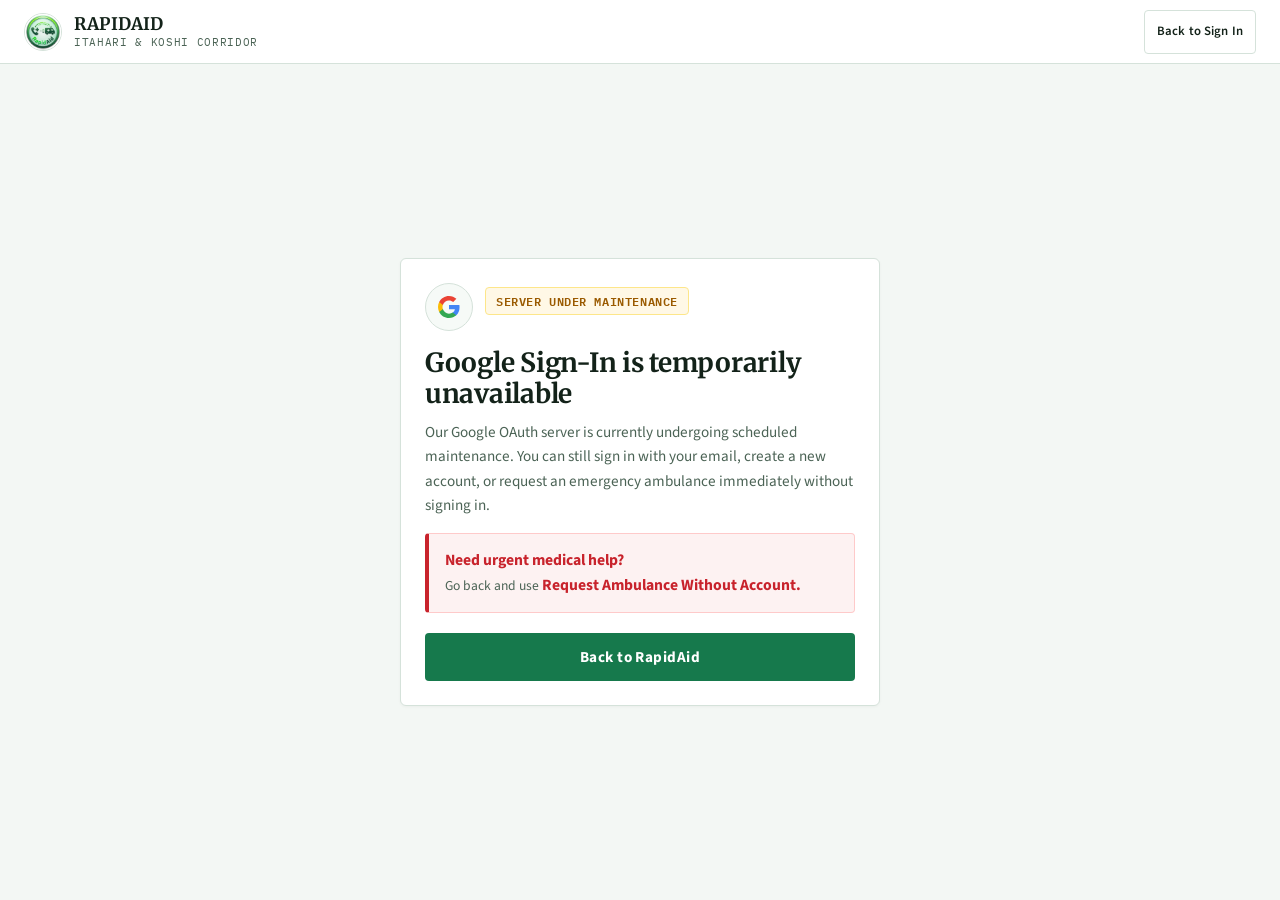
<file: frontend/google-maintenance.html>
<!DOCTYPE html>
<html lang="en">
<head>
  <meta charset="UTF-8" />
  <meta name="viewport" content="width=device-width, initial-scale=1.0" />
  <title>Google Sign-In Maintenance — RapidAid</title>
  <link rel="preconnect" href="https://fonts.googleapis.com" />
  <link rel="preconnect" href="https://fonts.gstatic.com" crossorigin />
  <link
    href="https://fonts.googleapis.com/css2?family=Merriweather:wght@400;700&family=Source+Sans+3:wght@400;500;600;700&family=IBM+Plex+Mono:wght@500;600&display=swap"
    rel="stylesheet"
  />
  <link rel="icon" type="image/jpeg" href="assets/logo.jpg" />
  <link rel="stylesheet" href="styles.css?v=18" />
  <style>
    .maint-shell {
      min-height: calc(100dvh - 64px);
      display: flex;
      align-items: center;
      justify-content: center;
      padding: 24px 16px;
    }
    .maint-card {
      max-width: 480px;
      width: 100%;
      text-align: left;
    }
    .maint-badges {
      display: flex;
      align-items: center;
      gap: 12px;
      margin-bottom: 16px;
    }
    .maint-google-badge {
      width: 48px;
      height: 48px;
      border-radius: 50%;
      border: 1px solid var(--border);
      background: var(--bg-elevated);
      display: flex;
      align-items: center;
      justify-content: center;
      flex: none;
    }
    .maint-google-badge svg {
      width: 24px;
      height: 24px;
    }
    .maint-status {
      display: inline-flex;
      align-items: center;
      gap: 6px;
      font-family: var(--font-mono);
      font-size: 0.72rem;
      font-weight: 600;
      letter-spacing: 0.05em;
      text-transform: uppercase;
      color: var(--amber);
      background: var(--amber-soft);
      border: 1px solid #fde68a;
      padding: 4px 10px;
      border-radius: 4px;
      margin-bottom: 12px;
    }
    :root[data-theme="dark"] .maint-status {
      border-color: rgba(245, 158, 11, 0.45);
      color: #fcd34d;
    }
    .maint-card h1 {
      font-size: clamp(1.35rem, 3vw, 1.65rem);
      margin-bottom: 10px;
    }
    .maint-card p {
      color: var(--text-muted);
      font-size: 0.95rem;
      line-height: 1.6;
      margin-bottom: 16px;
    }
    .maint-actions {
      display: flex;
      flex-wrap: wrap;
      gap: 10px;
      margin-top: 20px;
    }
    .maint-actions .btn {
      flex: 1 1 180px;
      text-decoration: none;
    }
  </style>
  <script>
    if (localStorage.getItem("rapidaid_theme") === "dark") {
      document.documentElement.dataset.theme = "dark";
    }
  </script>
</head>
<body>
  <header class="topbar">
    <a class="brand" href="index.html" style="text-decoration:none;">
      <div class="logo-wrap">
        <img src="assets/logo.jpg" alt="RapidAid Logo" class="brand-logo" />
      </div>
      <div>
        <span class="brand-title">RAPIDAID</span>
        <span class="brand-sub">Itahari &amp; Koshi Corridor</span>
      </div>
    </a>
    <div class="topbar-actions">
      <a href="index.html" class="btn btn-ghost btn-sm" style="text-decoration:none;">Back to Sign In</a>
    </div>
  </header>

  <main class="maint-shell">
    <section class="card maint-card">
      <div class="maint-badges">
        <div class="maint-google-badge" aria-hidden="true">
          <svg viewBox="0 0 24 24">
            <path fill="#4285F4" d="M22.56 12.25c0-.78-.07-1.53-.2-2.25H12v4.26h5.92a5.06 5.06 0 0 1-2.2 3.32v2.77h3.57c2.08-1.92 3.28-4.74 3.28-8.1z"/>
            <path fill="#34A853" d="M12 23c2.97 0 5.46-.98 7.28-2.66l-3.57-2.77c-.98.66-2.23 1.06-3.71 1.06-2.86 0-5.29-1.93-6.16-4.53H2.18v2.84C3.99 20.53 7.7 23 12 23z"/>
            <path fill="#FBBC05" d="M5.84 14.09c-.22-.66-.35-1.36-.35-2.09s.13-1.43.35-2.09V7.07H2.18C1.43 8.55 1 10.22 1 12s.43 3.45 1.18 4.93l2.85-2.22.81-.62z"/>
            <path fill="#EA4335" d="M12 5.38c1.62 0 3.06.56 4.21 1.64l3.15-3.15C17.45 2.09 14.97 1 12 1 7.7 1 3.99 3.47 2.18 7.07l3.66 2.84c.87-2.6 3.3-4.53 6.16-4.53z"/>
          </svg>
        </div>
        <span class="maint-status">Server Under Maintenance</span>
      </div>

      <h1>Google Sign-In is temporarily unavailable</h1>
      <p>
        Our Google OAuth server is currently undergoing scheduled maintenance. You can still sign in with your email, create a new account, or request an emergency ambulance immediately without signing in.
      </p>

      <div class="emergency-callout" style="margin-bottom:0;">
        <div class="emergency-callout-copy">
          <strong>Need urgent medical help?</strong>
          <span>Go back and use <strong>Request Ambulance Without Account.</strong></span>
        </div>
      </div>

      <div class="maint-actions">
        <a href="index.html" class="btn btn-primary btn-lg">Back to RapidAid</a>
        
      </div>
    </section>
  </main>
</body>
</html>
</file>
<file: frontend/styles.css>
/* RapidAid Itahari — styles.css v12
   Light Healthcare Green theme: clean white header, airy sage-tinted canvas,
   crisp 1px-bordered cards, Merriweather display, Source Sans 3 body, IBM Plex Mono data
   ================================================================ */

/* ── Variables ─────────────────────────────────────────────────── */
:root {
  --bg-main: #f3f7f4;
  --bg-card: #ffffff;
  --bg-elevated: #f6faf7;
  --bg-hover: #eaf2ed;
  --border: #d5e2da;
  --border-strong: #9cb8a7;
  --text-main: #132219;
  --text-muted: #4b6355;

  --accent: #16794c;
  --accent-hover: #115e3b;
  --accent-soft: #e6f4ec;

  --red: #c8232c;
  --red-hover: #a61b23;
  --red-soft: #fdf2f2;
  --amber: #9a5a00;
  --amber-soft: #fff8e6;
  --green: #16794c;
  --green-deep: #115e3b;
  --green-soft: #16794c;
  --green-bg: #e6f4ec;
  --slate: #64748b;

  --font-display: "Merriweather", Georgia, "Times New Roman", serif;
  --font-sans: "Source Sans 3", "Source Sans Pro", -apple-system, BlinkMacSystemFont, sans-serif;
  --font-mono: "IBM Plex Mono", ui-monospace, SFMono-Regular, Menlo, Consolas, monospace;
  --ease: cubic-bezier(0.2, 0, 0, 1);
}

:root[data-theme="dark"] {
  --bg-main: #0b1410;
  --bg-card: #111c16;
  --bg-elevated: #18261f;
  --bg-hover: #21342a;
  --border: #2a4034;
  --border-strong: #3e5e4d;
  --text-main: #f1f7f4;
  --text-muted: #9ab3a5;

  --accent: #34c77b;
  --accent-hover: #26a865;
  --accent-soft: rgba(52, 199, 123, 0.14);

  --red: #ef4444;
  --red-hover: #dc2626;
  --red-soft: rgba(239, 68, 68, 0.16);
  --amber: #f59e0b;
  --amber-soft: rgba(245, 158, 11, 0.16);
  --green: #34c77b;
  --green-deep: #26a865;
  --green-soft: #6ee7b7;
  --green-bg: rgba(52, 199, 123, 0.14);
}

/* ── Dark-mode semantic overrides ──────────────────────────────── */
:root[data-theme="dark"] .user-chip.chip-dispatcher,
:root[data-theme="dark"] .step-item.active,
:root[data-theme="dark"] .status-VERIFIED,
:root[data-theme="dark"] .status-EN_ROUTE {
  border-color: rgba(52, 199, 123, 0.45);
  color: #6ee7b7;
}

:root[data-theme="dark"] .conn-online,
:root[data-theme="dark"] .sev-tag-STANDARD,
:root[data-theme="dark"] .status-ARRIVED {
  border-color: rgba(34, 197, 94, 0.45);
  color: #86efac;
}

:root[data-theme="dark"] .conn-offline,
:root[data-theme="dark"] .emergency-callout,
:root[data-theme="dark"] .error-banner,
:root[data-theme="dark"] .sev-tag-CRITICAL,
:root[data-theme="dark"] .dup-tag {
  border-color: rgba(239, 68, 68, 0.45);
}

:root[data-theme="dark"] .error-banner,
:root[data-theme="dark"] .conn-offline,
:root[data-theme="dark"] .sev-tag-CRITICAL,
:root[data-theme="dark"] .dup-tag {
  color: #fca5a5;
}

:root[data-theme="dark"] .conn-checking,
:root[data-theme="dark"] .offline-banner,
:root[data-theme="dark"] .sev-tag-URGENT,
:root[data-theme="dark"] .status-PENDING {
  border-color: rgba(245, 158, 11, 0.45);
  color: #fcd34d;
}

:root[data-theme="dark"] .offline-banner code {
  background: var(--bg-card);
  border-color: rgba(245, 158, 11, 0.45);
  color: #fde68a;
}

:root[data-theme="dark"] .inc-open,
:root[data-theme="dark"] .phone-link,
:root[data-theme="dark"] .pw-toggle,
:root[data-theme="dark"] .preset-chip:hover {
  color: #6ee7b7;
}

/* ── Reset & base ───────────────────────────────────────────────── */
*,
*::before,
*::after {
  box-sizing: border-box;
  margin: 0;
  padding: 0;
}

html {
  scroll-behavior: smooth;
  overflow-x: clip;
}

body {
  overflow-x: clip;
  font-family: var(--font-sans);
  font-weight: 400;
  font-size: 16px;
  background-color: var(--bg-main);
  color: var(--text-main);
  line-height: 1.6;
  min-height: 100vh;
  -webkit-font-smoothing: antialiased;
  transition: background-color 180ms var(--ease), color 180ms var(--ease);
  user-select: text;
  -webkit-user-select: text;
  cursor: default;
}

/* ── Text selection & cursors ───────────────────────────────────── */
.card,
.auth-card,
.detail-card,
.view-detail,
.queue-list,
.inc-card,
.stats-bar,
.tracker-meta,
.eta-box,
.report,
.muted,
.big-line,
.hospital-row,
.offline-banner,
.error-banner,
.emergency-callout,
.unit-mini-card,
.fleet-strip {
  user-select: text;
  -webkit-user-select: text;
}

p, h1, h2, h3, h4, h5,
.report,
.big-line,
.muted,
.tracker-meta,
.tracker-meta span,
.tracker-meta strong,
.eta-value,
.unit-value,
.inc-patient,
.inc-sub,
.hospital-info strong,
.hospital-info span {
  cursor: text;
}

/* inputs / selects / textareas keep their own cursors */
input, textarea { cursor: text; }
select { cursor: pointer; }

/* buttons keep pointer and prevent accidental label selection on click */
.btn, button, [role="tab"], [role="button"] {
  cursor: pointer;
  user-select: none;
  -webkit-user-select: none;
}

h1,
h2,
h3,
h4,
.brand-title {
  font-family: var(--font-display);
  font-weight: 700;
  line-height: 1.2;
  letter-spacing: -0.01em;
}

.hidden {
  display: none !important;
}

.container {
  max-width: 1040px;
  margin: 0 auto;
  padding: 24px 16px;
}

:focus-visible {
  outline: 2px solid var(--accent);
  outline-offset: 2px;
}

/* ── Topbar ─────────────────────────────────────────────────────── */
.topbar {
  display: flex;
  justify-content: space-between;
  align-items: center;
  gap: 16px;
  padding: 0 24px;
  min-height: 64px;
  background: var(--bg-card);
  border-bottom: 1px solid var(--border);
  position: sticky;
  top: 0;
  z-index: 40;
  transition: background-color 180ms var(--ease), border-color 180ms var(--ease);
}

:root[data-theme="dark"] .topbar {
  background: var(--bg-card);
  border-bottom: 1px solid var(--border);
}

.brand {
  display: flex;
  align-items: center;
  gap: 12px;
  min-height: 44px;
  cursor: pointer;
}

.logo-wrap {
  width: 38px;
  height: 38px;
  border-radius: 50%;
  overflow: hidden;
  background: #ffffff;
  border: 1px solid var(--border);
  display: flex;
  align-items: center;
  justify-content: center;
  flex: none;
}

.brand-logo {
  width: 100%;
  height: 100%;
  object-fit: cover;
  transform: scale(1.16);
}

.logo-fallback {
  font-size: 1.25rem;
  font-weight: 700;
  color: var(--red);
  width: 100%;
  height: 100%;
  align-items: center;
  justify-content: center;
}

.brand-title {
  display: block;
  font-family: var(--font-display);
  font-weight: 700;
  letter-spacing: 0.01em;
  font-size: 1.08rem;
  color: var(--text-main);
}

.brand-sub {
  display: block;
  font-size: 0.7rem;
  line-height: 1.3;
  color: var(--text-muted);
  letter-spacing: 0.06em;
  text-transform: uppercase;
  font-family: var(--font-mono);
}

.topbar-actions {
  display: flex;
  align-items: center;
  gap: 8px;
  flex-wrap: wrap;
}

.topbar-actions .btn-ghost {
  color: var(--text-main);
  border-color: var(--border);
  background: var(--bg-card);
}

.topbar-actions .btn-ghost:hover:not(:disabled) {
  color: var(--accent);
  background: var(--accent-soft);
  border-color: var(--accent);
}

/* ── User chip & conn pill ──────────────────────────────────────── */
.user-chip {
  display: inline-flex;
  align-items: center;
  gap: 8px;
  min-height: 36px;
  padding: 4px 10px;
  border-radius: 4px;
  font-size: 0.78rem;
  font-weight: 600;
  background: var(--bg-elevated);
  border: 1px solid var(--border);
  color: var(--text-main);
  max-width: 180px;
  overflow: hidden;
  text-overflow: ellipsis;
  white-space: nowrap;
}

.user-chip.chip-dispatcher {
  color: var(--accent);
  background: var(--accent-soft);
  border-color: #b7dfc8;
}

:root[data-theme="dark"] .user-chip {
  background: var(--bg-elevated);
  border-color: var(--border);
  color: var(--text-main);
}

.avatar {
  width: 20px;
  height: 20px;
  border-radius: 50%;
  object-fit: cover;
  background: var(--bg-card);
  flex: none;
}

.conn-pill {
  display: inline-flex;
  align-items: center;
  gap: 6px;
  min-height: 36px;
  font-family: var(--font-mono);
  font-size: 0.75rem;
  font-weight: 600;
  padding: 4px 10px;
  border-radius: 4px;
  border: 1px solid var(--border);
  background: var(--bg-elevated);
  color: var(--text-muted);
}

.conn-pill::before {
  content: "";
  width: 6px;
  height: 6px;
  border-radius: 50%;
  background: currentColor;
  flex: none;
}

.conn-online   { color: var(--green); border-color: #b7dfc8; background: var(--green-bg); }
.conn-offline  { color: var(--red); border-color: #fecaca; background: var(--red-soft); }
.conn-checking { color: var(--amber); border-color: #fde68a; background: var(--amber-soft); }

:root[data-theme="dark"] .conn-pill {
  border-color: var(--border);
  background: var(--bg-elevated);
  color: var(--text-muted);
}
:root[data-theme="dark"] .conn-online   { color: #6ee7b7; border-color: rgba(52, 199, 123, 0.45); background: rgba(52, 199, 123, 0.14); }
:root[data-theme="dark"] .conn-offline  { color: #fca5a5; border-color: rgba(239, 68, 68, 0.45); background: rgba(239, 68, 68, 0.14); }
:root[data-theme="dark"] .conn-checking { color: #fcd34d; border-color: rgba(245, 158, 11, 0.45); background: rgba(245, 158, 11, 0.14); }

/* ── Buttons — 44px min hit target ─────────────────────────────── */
.btn {
  display: inline-flex;
  align-items: center;
  justify-content: center;
  gap: 8px;
  min-height: 44px;
  min-width: 44px;
  font-family: var(--font-sans);
  font-weight: 600;
  font-size: 0.875rem;
  line-height: 1.2;
  padding: 10px 16px;
  border-radius: 4px;
  border: 1px solid transparent;
  cursor: pointer;
  transition: background-color 140ms var(--ease), border-color 140ms var(--ease),
    color 140ms var(--ease), opacity 140ms var(--ease), box-shadow 140ms var(--ease);
  color: var(--text-main);
  letter-spacing: 0.01em;
}

.btn:hover:not(:disabled) {
  box-shadow: 0 2px 6px rgba(0, 0, 0, 0.12);
}

.btn:active:not(:disabled) {
  box-shadow: none;
}

.btn:disabled {
  opacity: 0.48;
  cursor: not-allowed;
}

.btn-sm {
  min-height: 44px;
  padding: 8px 12px;
  font-size: 0.8rem;
}

.btn-lg {
  min-height: 48px;
  padding: 12px 20px;
  font-size: 0.95rem;
  font-weight: 700;
  letter-spacing: 0.03em;
}

.full-width {
  width: 100%;
}

.btn-danger {
  background: var(--red);
  color: #ffffff;
  font-weight: 700;
  letter-spacing: 0.03em;
  border-radius: 4px;
}

.btn-danger:hover:not(:disabled) {
  background: var(--red-hover);
}

.btn-primary {
  background: var(--accent);
  color: #ffffff;
  font-weight: 700;
  letter-spacing: 0.03em;
  border-radius: 4px;
}

.btn-primary:hover:not(:disabled) {
  background: var(--accent-hover);
}

.btn-secondary {
  background: var(--bg-card);
  border-color: var(--border);
  color: var(--text-main);
  border-radius: 4px;
}

.btn-secondary:hover:not(:disabled) {
  background: var(--bg-hover);
  border-color: var(--border-strong);
}

.btn-ghost {
  background: transparent;
  border-color: var(--border);
  color: var(--text-muted);
  border-radius: 4px;
}

.btn-ghost:hover:not(:disabled) {
  color: var(--text-main);
  border-color: var(--border-strong);
  background: var(--bg-elevated);
}

/* ── Auth Screen ────────────────────────────────────────────────── */
.auth-shell {
  display: grid;
  grid-template-columns: 1.1fr 0.9fr;
  gap: 32px;
  align-items: center;
  padding: 16px 0 32px;
}

.eyebrow {
  display: block;
  font-family: var(--font-mono);
  font-size: 0.72rem;
  font-weight: 600;
  letter-spacing: 0.06em;
  text-transform: uppercase;
  color: var(--accent);
  margin-bottom: 8px;
}

.auth-art h1 {
  font-family: var(--font-display);
  font-size: clamp(1.9rem, 3.6vw, 2.5rem);
  line-height: 1.18;
  letter-spacing: -0.02em;
  font-weight: 700;
  margin-bottom: 16px;
}

.hero-desc {
  color: var(--text-muted);
  max-width: 50ch;
  font-size: 0.96rem;
  line-height: 1.6;
  margin-bottom: 24px;
}

.emergency-callout {
  background: var(--red-soft);
  border: 1px solid #fecaca;
  border-left: 4px solid var(--red);
  border-radius: 4px;
  padding: 16px;
  margin-bottom: 24px;
  display: grid;
  gap: 12px;
}

.emergency-callout-copy {
  display: grid;
  gap: 4px;
}

.emergency-callout-copy strong {
  font-size: 0.98rem;
  font-weight: 700;
  line-height: 1.3;
  color: var(--red);
}

.emergency-callout-copy span {
  font-size: 0.85rem;
  line-height: 1.5;
  color: var(--text-muted);
}

.hero-art {
  display: block;
  width: 100%;
  max-width: 520px;
  border-radius: 4px;
  border: 1px solid var(--border);
  background: #0f172a;
}

.auth-card {
  background: var(--bg-card);
  border: 1px solid var(--border);
  border-radius: 6px;
  padding: 28px 24px 24px;
  box-shadow: 0 1px 3px rgba(15, 35, 24, 0.05);
  transition: background-color 180ms var(--ease), border-color 180ms var(--ease);
}

.auth-logo {
  width: 56px;
  height: 56px;
  border-radius: 50%;
  object-fit: cover;
  display: block;
  margin-bottom: 16px;
  border: 2px solid var(--border);
  background: #ffffff;
}

.auth-card h2 {
  font-size: 1.25rem;
  font-weight: 700;
  line-height: 1.2;
  letter-spacing: -0.01em;
  margin-bottom: 8px;
}

.auth-sub {
  color: var(--text-muted);
  font-size: 0.86rem;
  line-height: 1.5;
  margin-bottom: 16px;
}

/* ── Tabs ───────────────────────────────────────────────────────── */
.tabs {
  display: grid;
  grid-template-columns: 1fr 1fr;
  gap: 2px;
  padding: 3px;
  margin-bottom: 20px;
  background: var(--bg-elevated);
  border: 1px solid var(--border);
  border-radius: 4px;
}

.tab {
  min-height: 44px;
  padding: 8px 12px;
  border: 1px solid transparent;
  border-radius: 3px;
  background: transparent;
  color: var(--text-muted);
  font: inherit;
  font-size: 0.85rem;
  font-weight: 600;
  cursor: pointer;
  transition: background-color 140ms var(--ease), color 140ms var(--ease),
    border-color 140ms var(--ease);
}

.tab:hover:not(.active) {
  color: var(--text-main);
}

.tab.active {
  background: var(--bg-card);
  color: var(--accent);
  border-color: var(--border);
  border-bottom: 2px solid var(--accent);
  box-shadow: 0 1px 2px rgba(15, 35, 24, 0.05);
}

.auth-divider {
  display: flex;
  align-items: center;
  gap: 12px;
  margin: 16px 0;
  color: var(--text-muted);
  font-size: 0.8rem;
  font-weight: 600;
  text-transform: uppercase;
  letter-spacing: 0.06em;
}

.auth-divider::before,
.auth-divider::after {
  content: "";
  flex: 1;
  height: 1px;
  background: var(--border);
}

.btn-google {
  background: var(--bg-card);
  border: 1px solid var(--border);
  color: var(--text-main);
  font-weight: 600;
}

.btn-google:hover:not(:disabled) {
  background: var(--bg-elevated);
  border-color: var(--border-strong);
}

.google-ico {
  width: 18px;
  height: 18px;
  flex: none;
}

/* ── Offline / Error banners ────────────────────────────────────── */
.offline-banner {
  margin-bottom: 16px;
  padding: 12px 16px;
  border-radius: 4px;
  font-size: 0.84rem;
  line-height: 1.5;
  background: var(--amber-soft);
  border: 1px solid #fde68a;
  border-left: 4px solid var(--amber);
  color: #78350f;
}

.offline-banner code {
  font-family: var(--font-mono);
  background: #ffffff;
  border: 1px solid #fde68a;
  padding: 2px 6px;
  border-radius: 3px;
}

.offline-tel {
  display: inline-block;
  margin-left: 6px;
  font-weight: 700;
  color: var(--red);
  text-decoration: underline;
}

.error-banner {
  background: var(--red-soft);
  border: 1px solid #fecaca;
  border-left: 4px solid var(--red);
  color: #991b1b;
  padding: 12px 16px;
  border-radius: 4px;
  font-size: 0.85rem;
  line-height: 1.5;
  margin-bottom: 16px;
}

/* ── Cards & Forms ──────────────────────────────────────────────── */
.card {
  background: var(--bg-card);
  border: 1px solid var(--border);
  border-radius: 6px;
  padding: 24px;
  box-shadow: 0 1px 3px rgba(15, 35, 24, 0.04);
  transition: background-color 180ms var(--ease), border-color 180ms var(--ease);
}

.tracker-card {
  border-top: 3px solid var(--red);
}

.card-header-row {
  display: flex;
  justify-content: space-between;
  align-items: flex-start;
  flex-wrap: wrap;
  gap: 16px;
  margin-bottom: 24px;
  padding-bottom: 16px;
  border-bottom: 2px solid var(--border);
}

.card-header-row h2 {
  font-size: 1.35rem;
  font-weight: 700;
  line-height: 1.2;
  letter-spacing: -0.01em;
}

.toggle-chip {
  display: inline-flex;
  align-items: center;
  gap: 8px;
  min-height: 44px;
  font-size: 0.8rem;
  font-weight: 500;
  color: var(--text-main);
  background: var(--bg-elevated);
  border: 1px solid var(--border);
  padding: 8px 12px;
  border-radius: 4px;
  cursor: pointer;
  transition: border-color 140ms var(--ease), background-color 140ms var(--ease);
}

.toggle-chip:hover {
  border-color: var(--border-strong);
  background: var(--bg-hover);
}

.form-grid-2 {
  display: grid;
  grid-template-columns: repeat(auto-fit, minmax(220px, 1fr));
  gap: 16px;
}

.form-group {
  margin-bottom: 16px;
}

.form-group label {
  display: block;
  font-size: 0.83rem;
  font-weight: 700;
  line-height: 1.3;
  margin-bottom: 6px;
  color: var(--text-main);
  letter-spacing: 0.01em;
}

.preset-row {
  display: flex;
  flex-wrap: wrap;
  gap: 8px;
  margin-bottom: 8px;
}

.preset-chip {
  min-height: 44px;
  padding: 8px 12px;
  border-radius: 4px;
  border: 1px solid var(--border);
  background: var(--bg-elevated);
  color: var(--text-main);
  font-family: var(--font-sans);
  font-size: 0.8rem;
  font-weight: 600;
  cursor: pointer;
  transition: background-color 140ms var(--ease), border-color 140ms var(--ease),
    color 140ms var(--ease);
}

.preset-chip:hover {
  background: var(--accent-soft);
  border-color: var(--accent);
  color: var(--accent);
}

/* ── Inputs ─────────────────────────────────────────────────────── */
input[type="text"],
input[type="email"],
input[type="tel"],
input[type="password"],
input[type="search"],
input[type="number"],
textarea,
select {
  width: 100%;
  min-height: 44px;
  padding: 10px 12px;
  background: var(--bg-card);
  border: 1px solid var(--border);
  border-radius: 4px;
  color: var(--text-main);
  font-family: var(--font-sans);
  font-weight: 400;
  font-size: 0.92rem;
  line-height: 1.5;
  cursor: text;
  transition: border-color 140ms var(--ease), box-shadow 140ms var(--ease);
}

select { cursor: pointer; }

textarea {
  display: block;
  min-height: 104px;
  resize: vertical;
  line-height: 1.5;
}

input::placeholder,
textarea::placeholder {
  color: var(--text-muted);
  opacity: 1;
}

input:hover:not(:focus),
textarea:hover:not(:focus),
select:hover:not(:focus) {
  border-color: var(--border-strong);
}

input:focus,
textarea:focus,
select:focus {
  outline: none;
  border-color: var(--accent);
  box-shadow: 0 0 0 3px rgba(26, 107, 60, 0.16);
}

input[type="file"] {
  width: 100%;
  min-height: 44px;
  padding: 8px 12px;
  background: var(--bg-elevated);
  border: 1px solid var(--border);
  border-radius: 4px;
  color: var(--text-muted);
  font-family: var(--font-sans);
  font-size: 0.84rem;
}

input[type="file"]::file-selector-button {
  margin-right: 12px;
  padding: 6px 12px;
  border: 1px solid var(--border);
  border-radius: 3px;
  background: var(--bg-card);
  color: var(--text-main);
  font-weight: 600;
  cursor: pointer;
}

select option {
  background: var(--bg-card);
  color: var(--text-main);
}

.pw-wrap {
  position: relative;
}

.pw-wrap input {
  padding-right: 64px;
}

.pw-toggle {
  position: absolute;
  right: 4px;
  top: 50%;
  transform: translateY(-50%);
  min-height: 44px;
  min-width: 44px;
  padding: 0 8px;
  border: 0;
  background: transparent;
  color: var(--accent);
  font-family: var(--font-sans);
  font-size: 0.8rem;
  font-weight: 600;
  cursor: pointer;
}

/* ── Location & Maps ────────────────────────────────────────────── */
.location-header {
  display: flex;
  justify-content: space-between;
  align-items: center;
  flex-wrap: wrap;
  gap: 8px;
  margin-bottom: 8px;
}

.coord-badge {
  font-family: var(--font-mono);
  font-variant-numeric: tabular-nums;
  font-size: 0.78rem;
  background: var(--bg-elevated);
  border: 1px solid var(--border);
  padding: 4px 8px;
  border-radius: 4px;
  color: var(--text-main);
}

.map-box {
  height: 320px;
  width: 100%;
  border-radius: 6px;
  border: 1px solid var(--border);
  margin-top: 8px;
  z-index: 1;
}

.map-box-sm {
  height: 300px;
  width: 100%;
  border-radius: 6px;
  border: 1px solid var(--border);
  margin: 16px 0;
  z-index: 1;
}

.hint-text {
  display: block;
  margin-top: 8px;
  font-size: 0.8rem;
  line-height: 1.5;
  color: var(--text-muted);
}

/* ── Landmark row ───────────────────────────────────────────────── */
.landmark-row {
  margin-top: 8px;
  margin-bottom: 0;
}

/* ── Customer Live Tracker ──────────────────────────────────────── */
.tracker-header {
  display: flex;
  justify-content: space-between;
  align-items: center;
  gap: 16px;
  margin-bottom: 16px;
}

.tracker-header h2 {
  font-family: var(--font-mono);
  font-variant-numeric: tabular-nums;
  font-size: 1.35rem;
  font-weight: 600;
  line-height: 1.2;
}

.eta-box {
  display: grid;
  grid-template-columns: 1fr 1fr;
  gap: 16px;
  background: var(--bg-elevated);
  border: 1px solid var(--border);
  border-radius: 4px;
  padding: 16px;
  margin-bottom: 16px;
}

.eta-unit {
  padding-left: 16px;
  border-left: 1px solid var(--border);
}

.eta-label {
  display: block;
  font-family: var(--font-mono);
  font-size: 0.72rem;
  font-weight: 600;
  letter-spacing: 0.05em;
  color: var(--text-muted);
}

.eta-value {
  font-family: var(--font-mono);
  font-variant-numeric: tabular-nums;
  font-size: 1.35rem;
  font-weight: 600;
  line-height: 1.2;
  color: var(--red);
  margin-top: 4px;
}

.unit-value {
  font-family: var(--font-display);
  font-size: 1rem;
  font-weight: 600;
  line-height: 1.3;
  color: var(--text-main);
  margin-top: 4px;
}

.progress-steps {
  display: grid;
  grid-template-columns: repeat(4, 1fr);
  gap: 8px;
  margin-bottom: 16px;
}

.step-item {
  text-align: center;
  font-size: 0.78rem;
  font-weight: 600;
  padding: 8px 6px;
  border-radius: 3px;
  background: var(--bg-elevated);
  color: var(--text-muted);
  border: 1px solid var(--border);
  border-top: 3px solid var(--border);
}

.step-item.active {
  background: var(--accent-soft);
  border-color: #b7dfc8;
  border-top-color: var(--accent);
  color: var(--accent);
}

.tracker-meta {
  font-size: 0.88rem;
  line-height: 1.5;
  color: var(--text-muted);
  display: grid;
  gap: 8px;
}

.tracker-meta strong {
  color: var(--text-main);
  font-weight: 600;
}

.tracker-actions {
  display: flex;
  justify-content: flex-end;
  gap: 12px;
  flex-wrap: wrap;
  margin-top: 16px;
}

.queue-search-wrap {
  padding: 8px 12px 0;
  background: var(--bg-elevated);
}

/* ── Dispatcher Workspace ───────────────────────────────────────── */
.workspace {
  display: flex;
  flex-direction: column;
  height: calc(100vh - 64px);
}

.stats-bar {
  display: flex;
  justify-content: space-between;
  align-items: center;
  flex-wrap: wrap;
  gap: 16px;
  padding: 8px 16px;
  background: var(--bg-card);
  border-bottom: 2px solid var(--border);
}

.stat-pills {
  display: flex;
  gap: 8px;
  flex-wrap: wrap;
}

.stat-box {
  display: flex;
  align-items: baseline;
  gap: 8px;
  background: var(--bg-elevated);
  border: 1px solid var(--border);
  border-radius: 4px;
  padding: 8px 12px;
}

.stat-num {
  font-family: var(--font-mono);
  font-variant-numeric: tabular-nums;
  font-size: 1.05rem;
  font-weight: 600;
}

.stat-lbl {
  font-size: 0.75rem;
  font-weight: 500;
  color: var(--text-muted);
}

.text-green { color: var(--green); }
.text-amber { color: var(--amber); }
.text-red   { color: var(--red); }

.command-grid {
  display: grid;
  grid-template-columns: 390px 1fr;
  flex: 1;
  min-height: 0;
  overflow: hidden;
}

/* ── Queue Panel ────────────────────────────────────────────────── */
.queue-panel {
  background: var(--bg-card);
  border-right: 1px solid var(--border);
  display: flex;
  flex-direction: column;
  min-height: 0;
  overflow: hidden;
}

.panel-header {
  display: flex;
  justify-content: space-between;
  align-items: center;
  padding: 12px 16px;
  border-bottom: 2px solid var(--border);
  background: var(--bg-card);
}

.panel-header h3 {
  font-size: 0.95rem;
  font-weight: 700;
  line-height: 1.2;
  font-family: var(--font-display);
}

.count-badge {
  font-family: var(--font-mono);
  font-variant-numeric: tabular-nums;
  background: var(--bg-elevated);
  border: 1px solid var(--border);
  padding: 2px 8px;
  border-radius: 4px;
  font-size: 0.78rem;
  font-weight: 600;
}

.queue-filters {
  display: flex;
  gap: 6px;
  padding: 8px 12px;
  border-bottom: 1px solid var(--border);
  background: var(--bg-elevated);
  overflow-x: auto;
}

.filter-pill {
  min-height: 36px;
  min-width: 44px;
  padding: 6px 12px;
  border-radius: 4px;
  border: 1px solid var(--border);
  background: var(--bg-card);
  color: var(--text-muted);
  font-family: var(--font-sans);
  font-size: 0.78rem;
  font-weight: 600;
  cursor: pointer;
  white-space: nowrap;
  transition: background-color 140ms var(--ease), color 140ms var(--ease),
    border-color 140ms var(--ease);
}

.filter-pill:hover {
  color: var(--text-main);
  border-color: var(--border-strong);
}

.filter-pill.active {
  background: var(--accent);
  border-color: var(--accent);
  color: #ffffff;
}

.queue-list {
  padding: 12px;
  overflow-y: auto;
  scroll-behavior: smooth;
  display: flex;
  flex-direction: column;
  gap: 8px;
  flex: 1;
  scrollbar-width: thin;
  scrollbar-color: var(--border-strong) transparent;
}

.empty-state {
  text-align: center;
  color: var(--text-muted);
  font-size: 0.86rem;
  line-height: 1.5;
  padding: 32px 16px;
}

/* ── Incident Card ──────────────────────────────────────────────── */
.inc-card {
  background: var(--bg-card);
  border: 1px solid var(--border);
  border-left: 4px solid var(--slate);
  border-radius: 4px;
  padding: 12px 16px;
  display: flex;
  flex-direction: column;
  gap: 8px;
  cursor: pointer;
  transition: background-color 140ms var(--ease), border-color 140ms var(--ease),
    box-shadow 140ms var(--ease);
}

.inc-card:hover {
  background: var(--bg-elevated);
  border-color: var(--border-strong);
  box-shadow: 0 2px 6px rgba(15, 35, 24, 0.06);
}

.inc-card.sev-border-CRITICAL { border-left-color: var(--red); }
.inc-card.sev-border-URGENT   { border-left-color: var(--amber); }
.inc-card.sev-border-STANDARD { border-left-color: var(--green); }

.inc-card.is-resolved {
  background: var(--bg-elevated);
  color: var(--text-muted);
}

.inc-card.is-selected {
  border-color: var(--accent);
  background: var(--accent-soft);
}

.inc-top {
  display: flex;
  justify-content: space-between;
  align-items: center;
  gap: 8px;
  flex-wrap: wrap;
}

.sev-tag,
.status-pill,
.dup-tag {
  font-family: var(--font-mono);
  font-size: 0.68rem;
  font-weight: 600;
  padding: 2px 8px;
  border-radius: 4px;
  letter-spacing: 0.03em;
  border: 1px solid transparent;
}

.sev-tag-CRITICAL  { background: var(--red-soft);   border-color: #fecaca; color: var(--red); }
.sev-tag-URGENT    { background: var(--amber-soft);  border-color: #fde68a; color: var(--amber); }
.sev-tag-STANDARD  { background: var(--green-bg);    border-color: #bbf7d0; color: var(--green); }

.status-PENDING    { background: var(--amber-soft);  border-color: #fde68a; color: var(--amber); }
.status-VERIFIED   { background: var(--accent-soft); border-color: #b7dfc8; color: var(--accent); }
.status-EN_ROUTE   { background: var(--accent-soft); border-color: #b7dfc8; color: var(--accent); }
.status-ARRIVED    { background: var(--green-bg);    border-color: #bbf7d0; color: var(--green); }
.status-FALSE_ALARM { background: var(--bg-elevated); border-color: var(--border); color: var(--text-muted); }

.dup-tag {
  background: var(--red-soft);
  border-color: #fecaca;
  color: var(--red);
}

.inc-patient {
  font-weight: 600;
  font-size: 0.9rem;
  line-height: 1.3;
  color: var(--text-main);
}

.inc-sub {
  font-size: 0.8rem;
  line-height: 1.45;
  color: var(--text-muted);
}

.inc-open {
  font-size: 0.78rem;
  font-weight: 600;
  color: var(--accent);
}

/* ── Right Fleet Map Panel ──────────────────────────────────────── */
.map-panel {
  display: flex;
  flex-direction: column;
  min-height: 0;
  overflow: hidden;
  position: relative;
}

.view-bar {
  display: flex;
  align-items: center;
  justify-content: space-between;
  gap: 16px;
  flex-wrap: wrap;
  padding: 8px 16px;
  background: var(--bg-card);
  border-bottom: 2px solid var(--border);
}

.view-tabs {
  display: inline-flex;
  gap: 4px;
  padding: 3px;
  background: var(--bg-elevated);
  border: 1px solid var(--border);
  border-radius: 4px;
}

.view-tab {
  min-height: 44px;
  padding: 8px 16px;
  border: 1px solid transparent;
  border-radius: 3px;
  background: transparent;
  color: var(--text-muted);
  font: inherit;
  font-weight: 600;
  font-size: 0.84rem;
  cursor: pointer;
  transition: background-color 140ms var(--ease), color 140ms var(--ease);
}

.view-tab:hover:not(:disabled):not(.active) {
  color: var(--text-main);
}

.view-tab.active {
  background: var(--bg-card);
  color: var(--accent);
  border-color: var(--border);
  border-bottom: 2px solid var(--accent);
  box-shadow: 0 1px 2px rgba(15, 35, 24, 0.05);
}

.view-tab:disabled {
  opacity: 0.45;
  cursor: not-allowed;
}

.view-pane {
  flex: 1 1 0;
  min-height: 0;
}

.view-map {
  display: flex;
  width: 100%;
  height: 100%;
}

.dispatcher-map-box {
  height: 100%;
  width: 100%;
  min-height: 320px;
  z-index: 1;
}

.view-detail {
  overflow-y: auto;
  scroll-behavior: smooth;
  padding: 24px;
  scrollbar-width: thin;
  scrollbar-color: var(--border-strong) transparent;
}

/* ── Detail view ────────────────────────────────────────────────── */
.detail-head {
  display: flex;
  justify-content: space-between;
  align-items: flex-start;
  gap: 16px;
  margin-bottom: 16px;
  flex-wrap: wrap;
}

.detail-head h2 {
  font-family: var(--font-mono);
  font-variant-numeric: tabular-nums;
  font-size: 1.45rem;
  font-weight: 600;
  line-height: 1.2;
  letter-spacing: -0.01em;
}

.detail-badges {
  display: flex;
  gap: 8px;
  flex-wrap: wrap;
  margin-top: 8px;
}

.detail-grid {
  display: grid;
  grid-template-columns: repeat(auto-fit, minmax(250px, 1fr));
  gap: 16px;
}

.detail-card {
  background: var(--bg-card);
  border: 1px solid var(--border);
  border-radius: 6px;
  padding: 16px;
}

.detail-card.wide {
  grid-column: 1 / -1;
}

.detail-card h4 {
  font-family: var(--font-mono);
  font-size: 0.72rem;
  font-weight: 600;
  line-height: 1.2;
  letter-spacing: 0.05em;
  text-transform: uppercase;
  color: var(--text-muted);
  margin-bottom: 8px;
}

.big-line {
  font-size: 1.05rem;
  font-weight: 600;
  line-height: 1.3;
}

.muted {
  color: var(--text-muted);
  font-size: 0.82rem;
  line-height: 1.5;
}

.report {
  white-space: pre-wrap;
  font-size: 0.94rem;
  line-height: 1.5;
}

.phone-link {
  display: inline-flex;
  align-items: center;
  min-height: 44px;
  font-family: var(--font-mono);
  font-variant-numeric: tabular-nums;
  font-size: 0.96rem;
  font-weight: 600;
  color: var(--accent);
  text-decoration: none;
}

.phone-link:hover {
  text-decoration: underline;
}

.eta-row {
  display: flex;
  align-items: baseline;
  gap: 12px;
  margin: 8px 0;
}

.eta-big {
  font-family: var(--font-mono);
  font-variant-numeric: tabular-nums;
  font-size: 1.5rem;
  font-weight: 600;
  line-height: 1.2;
  color: var(--amber);
}

.progress {
  height: 6px;
  border-radius: 999px;
  background: var(--bg-hover);
  overflow: hidden;
}

.progress-fill {
  height: 100%;
  width: 0;
  border-radius: 999px;
  background: var(--accent);
  transition: width 1.4s linear;
}

.evidence-img {
  display: block;
  max-width: 100%;
  max-height: 400px;
  border-radius: 4px;
  border: 1px solid var(--border);
}

#detail-photo {
  margin-top: 16px;
}

.detail-actions {
  display: flex;
  flex-direction: column;
  gap: 12px;
  margin-top: 16px;
  max-width: 520px;
}

.assign-row {
  display: flex;
  gap: 8px;
}

.assign-row select {
  flex: 1;
}

/* ── Hospital row ───────────────────────────────────────────────── */
.hospital-row {
  display: flex;
  align-items: center;
  gap: 12px;
  padding: 8px 12px;
  background: var(--bg-elevated);
  border: 1px solid var(--border);
  border-radius: 4px;
}

.hospital-row.compact {
  padding: 8px 12px;
  margin-top: 8px;
}

.hospital-ico {
  width: 30px;
  height: 30px;
  flex: none;
}

.hospital-info {
  flex: 1;
  min-width: 0;
  display: flex;
  flex-direction: column;
}

.hospital-info strong {
  font-size: 0.86rem;
  font-weight: 600;
  overflow: hidden;
  text-overflow: ellipsis;
  white-space: nowrap;
}

.hospital-info span {
  font-size: 0.76rem;
  color: var(--text-muted);
}

/* ── Fleet strip ────────────────────────────────────────────────── */
.fleet-strip {
  flex: none;
  display: flex;
  flex-wrap: nowrap;
  gap: 8px;
  padding: 10px 16px;
  background: var(--bg-card);
  border-top: 2px solid var(--border);
  overflow-x: auto;
  overflow-y: hidden;
  scroll-behavior: smooth;
  scrollbar-width: thin;
  scrollbar-color: var(--border-strong) transparent;
}

.unit-mini-card {
  flex: 0 0 215px;
  background: var(--bg-elevated);
  border: 1px solid var(--border);
  border-radius: 6px;
  padding: 10px 12px;
  display: flex;
  flex-direction: column;
  align-items: flex-start;
  gap: 6px;
  cursor: pointer;
  transition: background-color 140ms var(--ease), border-color 140ms var(--ease),
    box-shadow 140ms var(--ease);
}

.unit-top {
  display: flex;
  align-items: center;
  gap: 8px;
  width: 100%;
}

.unit-top strong {
  font-family: var(--font-mono);
  font-size: 0.78rem;
  font-weight: 600;
  color: var(--text-main);
  line-height: 1.25;
}

.mini-ico {
  width: 24px;
  height: 24px;
  flex: none;
  object-fit: contain;
}

.unit-mini-card:hover {
  background: var(--bg-hover);
  border-color: var(--accent);
  box-shadow: 0 2px 6px rgba(15, 35, 24, 0.08);
}

.unit-mini-card.unit-AVAILABLE {
  border-left: 3px solid var(--green);
}

.unit-mini-card.unit-DISPATCHED {
  border-left: 3px solid var(--amber);
}

.unit-mini-card.unit-OFFLINE {
  border-left: 3px solid var(--slate);
  opacity: 0.7;
}

.unit-id {
  font-family: var(--font-mono);
  font-size: 0.8rem;
  font-weight: 600;
  color: var(--text-main);
  line-height: 1.2;
}

.unit-status {
  font-size: 0.74rem;
  font-weight: 600;
  color: var(--text-muted);
}

.unit-driver {
  font-size: 0.78rem;
  color: var(--text-muted);
  overflow: hidden;
  text-overflow: ellipsis;
  white-space: nowrap;
}

/* ── Leaflet / map overrides ────────────────────────────────────── */
.leaflet-container {
  font-family: var(--font-sans) !important;
  border-radius: 4px;
  background: var(--bg-elevated) !important;
}

.leaflet-tile-pane {
  will-change: transform;
}

.leaflet-tile {
  outline: 1px solid transparent;
}

:root[data-theme="dark"] .leaflet-tile-pane {
  filter: invert(1) hue-rotate(180deg) brightness(0.92) contrast(0.9);
}

.leaflet-popup-content-wrapper {
  border-radius: 4px;
  box-shadow: 0 4px 16px rgba(0, 0, 0, 0.14);
  border-top: 3px solid var(--accent);
}

.leaflet-popup-tip-container { display: none; }

/* ── Responsive & dynamic mobile scaling ────────────────────────── */
@media (max-width: 800px) {
  .auth-shell {
    grid-template-columns: 1fr;
    gap: 20px;
    padding: 8px 0 24px;
  }

  .auth-art h1 {
    font-size: clamp(1.5rem, 6vw, 1.9rem);
  }

  .hero-art {
    display: none;
  }

  .workspace {
    height: auto;
    min-height: calc(100dvh - 64px);
  }

  .command-grid {
    grid-template-columns: 1fr;
    grid-template-rows: auto auto;
    overflow: visible;
  }

  .queue-panel {
    border-right: none;
    border-bottom: 2px solid var(--border);
    max-height: 400px;
  }

  .map-panel {
    min-height: 55dvh;
    overflow: visible;
  }

  .dispatcher-map-box {
    height: 52dvh;
    min-height: 300px;
  }

  .view-detail {
    padding: 16px;
  }

  .assign-row {
    flex-direction: column;
  }

  .fleet-strip {
    padding: 8px 12px;
  }

  .tracker-actions {
    flex-direction: column;
  }

  .tracker-actions .btn {
    width: 100%;
  }

  .progress-steps {
    grid-template-columns: repeat(2, 1fr);
  }
}

@media (max-width: 600px) {
  .container {
    padding: 14px 12px;
  }

  .topbar {
    padding: 10px 14px;
    min-height: 56px;
    flex-wrap: wrap;
    gap: 10px;
  }

  .brand-sub {
    display: none;
  }

  .brand-title {
    font-size: 1rem;
  }

  .topbar-actions {
    width: 100%;
    justify-content: flex-start;
    gap: 6px;
  }

  .topbar-actions .btn-sm {
    min-height: 36px;
    padding: 6px 10px;
    font-size: 0.76rem;
  }

  .conn-pill,
  .user-chip {
    min-height: 32px;
    font-size: 0.72rem;
    padding: 4px 8px;
  }

  .card,
  .auth-card {
    padding: 18px 14px;
  }

  .card-header-row h2,
  .tracker-header h2,
  .detail-head h2 {
    font-size: 1.15rem;
    word-break: break-word;
  }

  .tracker-header {
    flex-wrap: wrap;
    gap: 8px;
  }

  .map-box,
  .map-box-sm {
    height: 240px;
  }

  .stats-bar {
    padding: 10px 12px;
    gap: 10px;
  }

  .stat-pills {
    width: 100%;
    display: grid;
    grid-template-columns: repeat(3, 1fr);
    gap: 6px;
  }

  .stat-box {
    flex-direction: column;
    align-items: flex-start;
    gap: 2px;
    padding: 8px 10px;
  }

  .stat-num {
    font-size: 0.95rem;
  }

  .stat-lbl {
    font-size: 0.68rem;
  }

  .eta-box {
    grid-template-columns: 1fr;
  }

  .eta-unit {
    padding-left: 0;
    border-left: none;
    border-top: 1px solid var(--border);
    padding-top: 12px;
  }

  .unit-mini-card {
    flex: 0 0 185px;
  }
}

/* ── Reduced motion ─────────────────────────────────────────────── */
@media (prefers-reduced-motion: reduce) {
  *,
  *::before,
  *::after {
    transition: none !important;
    animation: none !important;
  }
}
</file>
